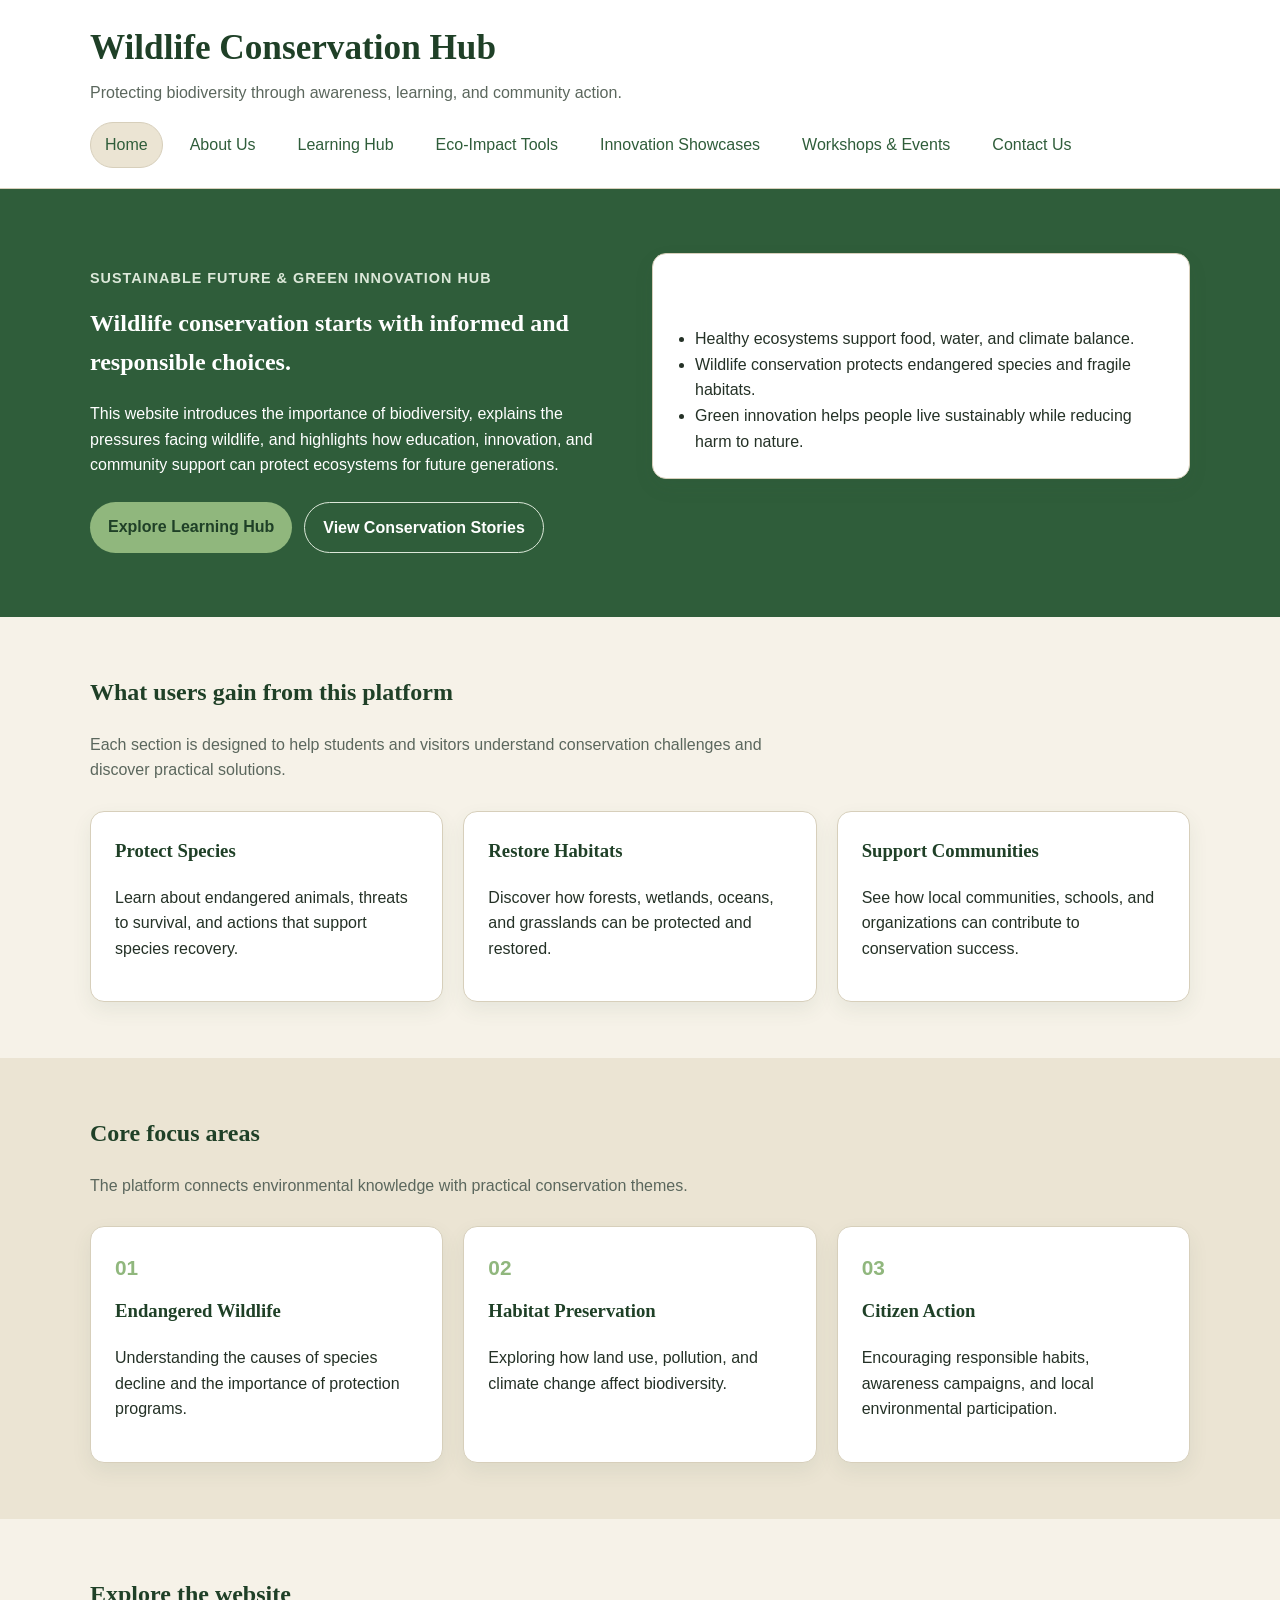
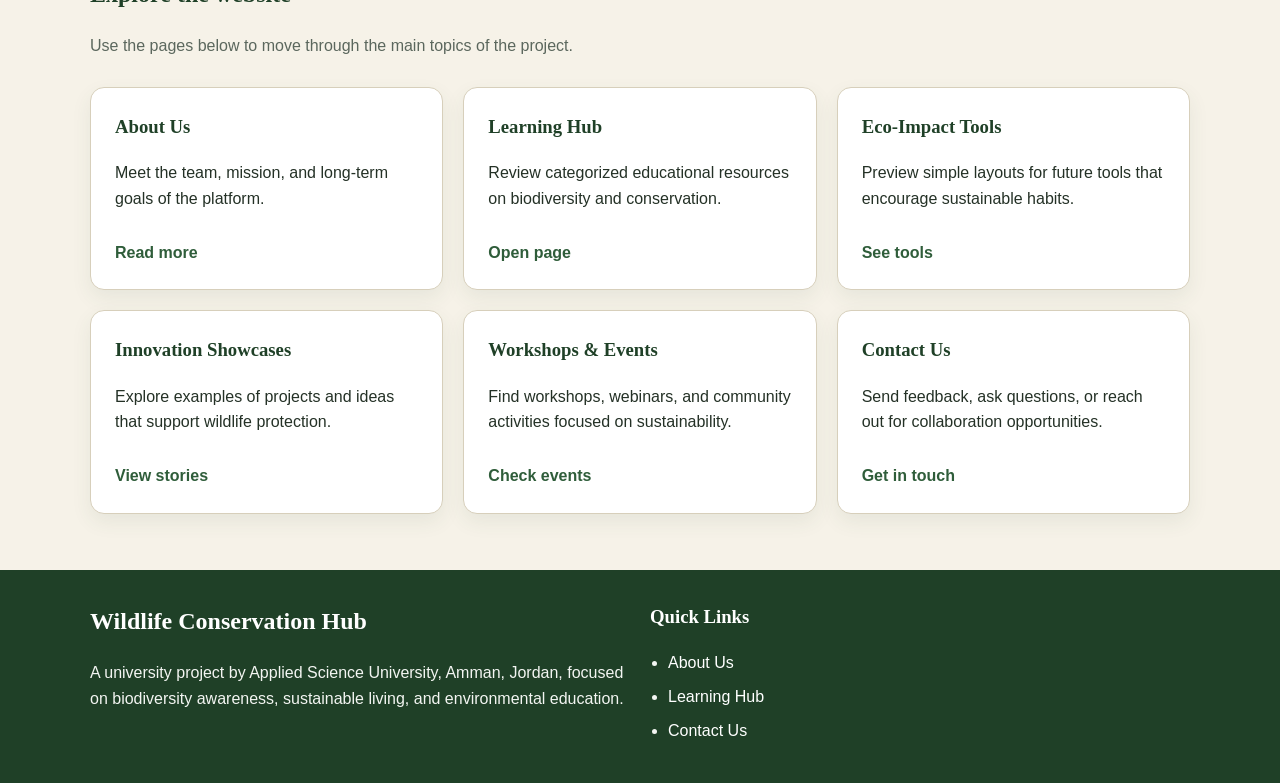
<file: index.html>
<!DOCTYPE html>
<html lang="en">
<head>
    <meta charset="UTF-8">
    <meta name="viewport" content="width=device-width, initial-scale=1.0">
    <title>Wildlife Conservation Hub | Home</title>
    <link rel="stylesheet" href="styles.css">
</head>
<body>
    <header class="site-header">
        <div class="container">
            <div class="brand">
                <h1>Wildlife Conservation Hub</h1>
                <p>Protecting biodiversity through awareness, learning, and community action.</p>
            </div>
            <nav class="site-nav" aria-label="Main navigation">
                <a class="active" href="index.html">Home</a>
                <a href="about.html">About Us</a>
                <a href="learning-hub.html">Learning Hub</a>
                <a href="eco-impact-tools.html">Eco-Impact Tools</a>
                <a href="innovation-showcases.html">Innovation Showcases</a>
                <a href="workshops-events.html">Workshops &amp; Events</a>
                <a href="contact.html">Contact Us</a>
            </nav>
        </div>
    </header>

    <main>
        <section class="hero">
            <div class="container hero-grid">
                <div>
                    <p class="eyebrow">Sustainable Future &amp; Green Innovation Hub</p>
                    <h2>Wildlife conservation starts with informed and responsible choices.</h2>
                    <p>
                        This website introduces the importance of biodiversity, explains the pressures facing wildlife,
                        and highlights how education, innovation, and community support can protect ecosystems for future generations.
                    </p>
                    <div class="button-row">
                        <a class="button" href="learning-hub.html">Explore Learning Hub</a>
                        <a class="button button-secondary" href="innovation-showcases.html">View Conservation Stories</a>
                    </div>
                </div>
                <div class="hero-card">
                    <h3>Why biodiversity matters</h3>
                    <ul class="feature-list">
                        <li>Healthy ecosystems support food, water, and climate balance.</li>
                        <li>Wildlife conservation protects endangered species and fragile habitats.</li>
                        <li>Green innovation helps people live sustainably while reducing harm to nature.</li>
                    </ul>
                </div>
            </div>
        </section>

        <section class="section">
            <div class="container">
                <div class="section-heading">
                    <h2>What users gain from this platform</h2>
                    <p>Each section is designed to help students and visitors understand conservation challenges and discover practical solutions.</p>
                </div>
                <div class="card-grid three-columns">
                    <article class="card">
                        <h3>Protect Species</h3>
                        <p>Learn about endangered animals, threats to survival, and actions that support species recovery.</p>
                    </article>
                    <article class="card">
                        <h3>Restore Habitats</h3>
                        <p>Discover how forests, wetlands, oceans, and grasslands can be protected and restored.</p>
                    </article>
                    <article class="card">
                        <h3>Support Communities</h3>
                        <p>See how local communities, schools, and organizations can contribute to conservation success.</p>
                    </article>
                </div>
            </div>
        </section>

        <section class="section section-muted">
            <div class="container">
                <div class="section-heading">
                    <h2>Core focus areas</h2>
                    <p>The platform connects environmental knowledge with practical conservation themes.</p>
                </div>
                <div class="stats-grid">
                    <div class="stat-box">
                        <span class="stat-number">01</span>
                        <h3>Endangered Wildlife</h3>
                        <p>Understanding the causes of species decline and the importance of protection programs.</p>
                    </div>
                    <div class="stat-box">
                        <span class="stat-number">02</span>
                        <h3>Habitat Preservation</h3>
                        <p>Exploring how land use, pollution, and climate change affect biodiversity.</p>
                    </div>
                    <div class="stat-box">
                        <span class="stat-number">03</span>
                        <h3>Citizen Action</h3>
                        <p>Encouraging responsible habits, awareness campaigns, and local environmental participation.</p>
                    </div>
                </div>
            </div>
        </section>

        <section class="section">
            <div class="container">
                <div class="section-heading">
                    <h2>Explore the website</h2>
                    <p>Use the pages below to move through the main topics of the project.</p>
                </div>
                <div class="card-grid three-columns">
                    <article class="card">
                        <h3>About Us</h3>
                        <p>Meet the team, mission, and long-term goals of the platform.</p>
                        <a class="text-link" href="about.html">Read more</a>
                    </article>
                    <article class="card">
                        <h3>Learning Hub</h3>
                        <p>Review categorized educational resources on biodiversity and conservation.</p>
                        <a class="text-link" href="learning-hub.html">Open page</a>
                    </article>
                    <article class="card">
                        <h3>Eco-Impact Tools</h3>
                        <p>Preview simple layouts for future tools that encourage sustainable habits.</p>
                        <a class="text-link" href="eco-impact-tools.html">See tools</a>
                    </article>
                    <article class="card">
                        <h3>Innovation Showcases</h3>
                        <p>Explore examples of projects and ideas that support wildlife protection.</p>
                        <a class="text-link" href="innovation-showcases.html">View stories</a>
                    </article>
                    <article class="card">
                        <h3>Workshops &amp; Events</h3>
                        <p>Find workshops, webinars, and community activities focused on sustainability.</p>
                        <a class="text-link" href="workshops-events.html">Check events</a>
                    </article>
                    <article class="card">
                        <h3>Contact Us</h3>
                        <p>Send feedback, ask questions, or reach out for collaboration opportunities.</p>
                        <a class="text-link" href="contact.html">Get in touch</a>
                    </article>
                </div>
            </div>
        </section>
    </main>

    <footer class="site-footer">
        <div class="container footer-layout">
            <div>
                <h2>Wildlife Conservation Hub</h2>
                <p>A university project by Applied Science University, Amman, Jordan, focused on biodiversity awareness, sustainable living, and environmental education.</p>
            </div>
            <div>
                <h3>Quick Links</h3>
                <ul class="footer-links">
                    <li><a href="about.html">About Us</a></li>
                    <li><a href="learning-hub.html">Learning Hub</a></li>
                    <li><a href="contact.html">Contact Us</a></li>
                </ul>
            </div>
        </div>
    </footer>
</body>
</html>
</file>
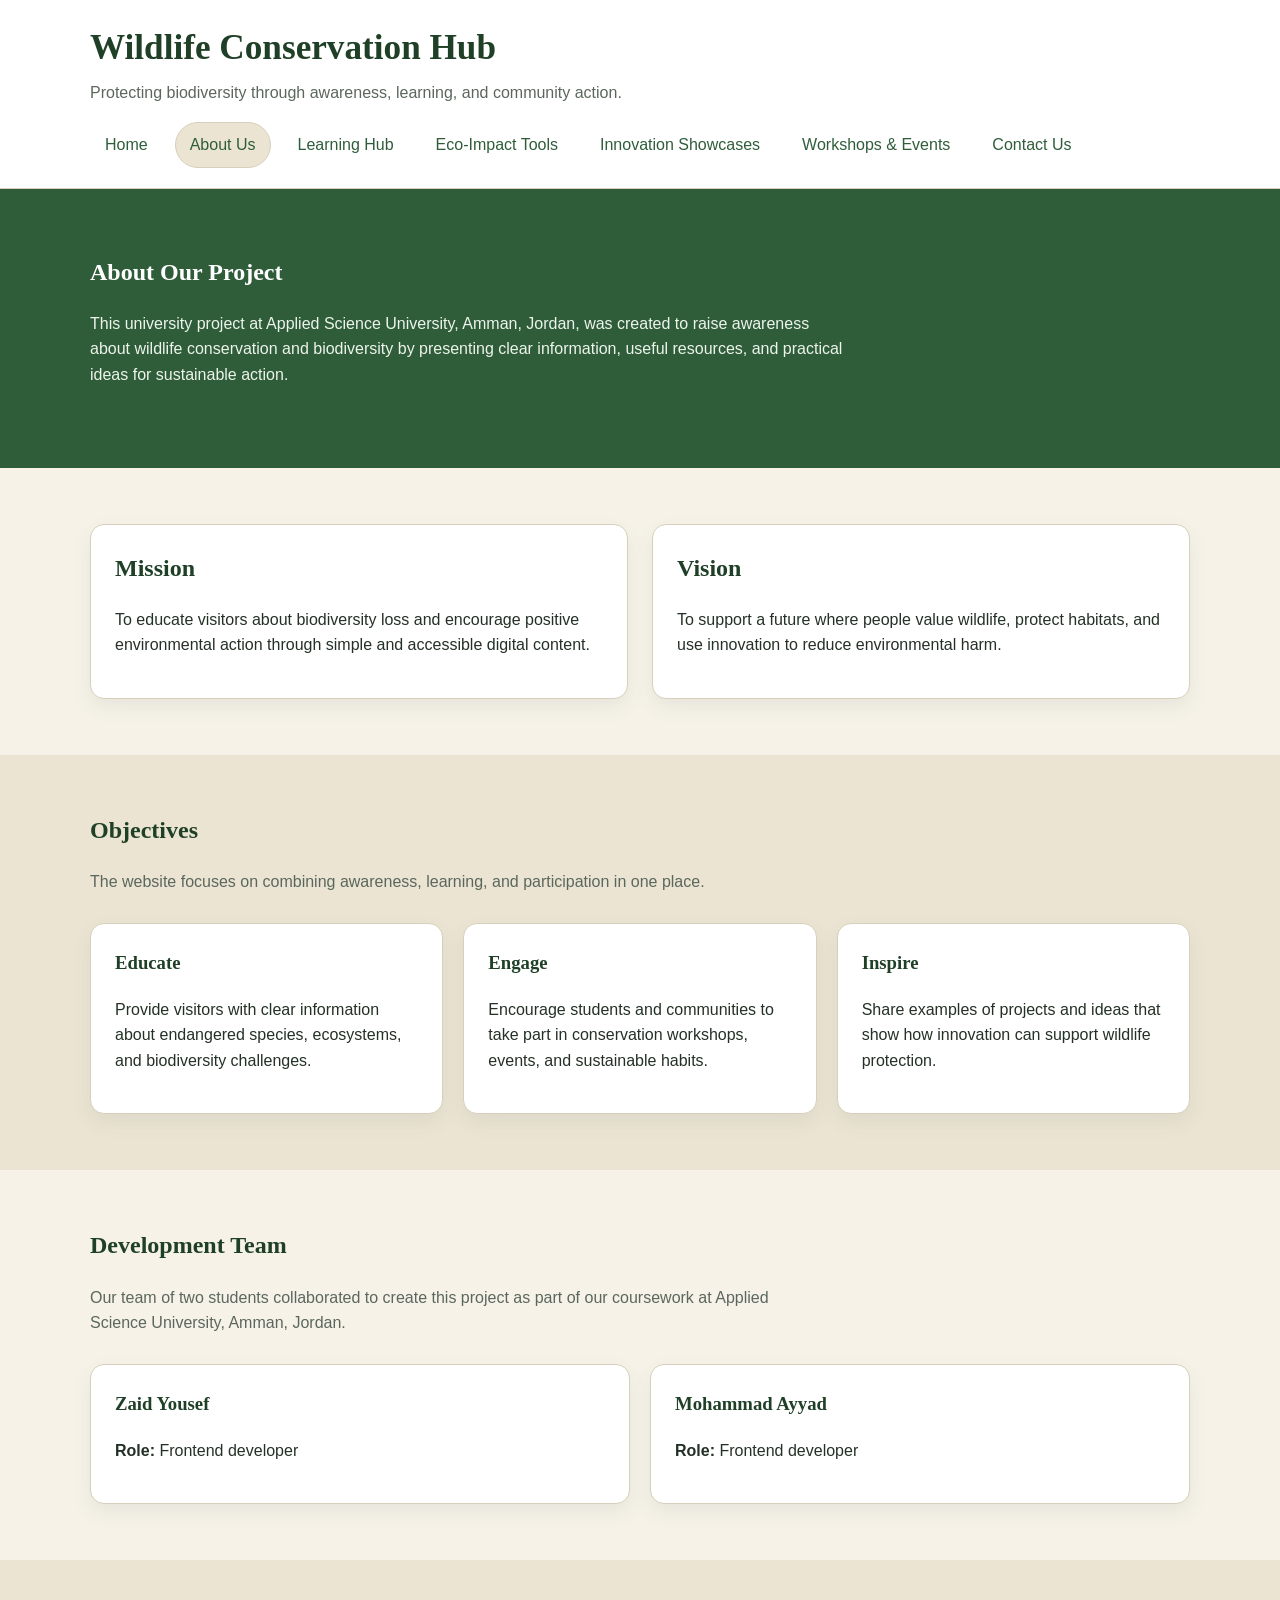
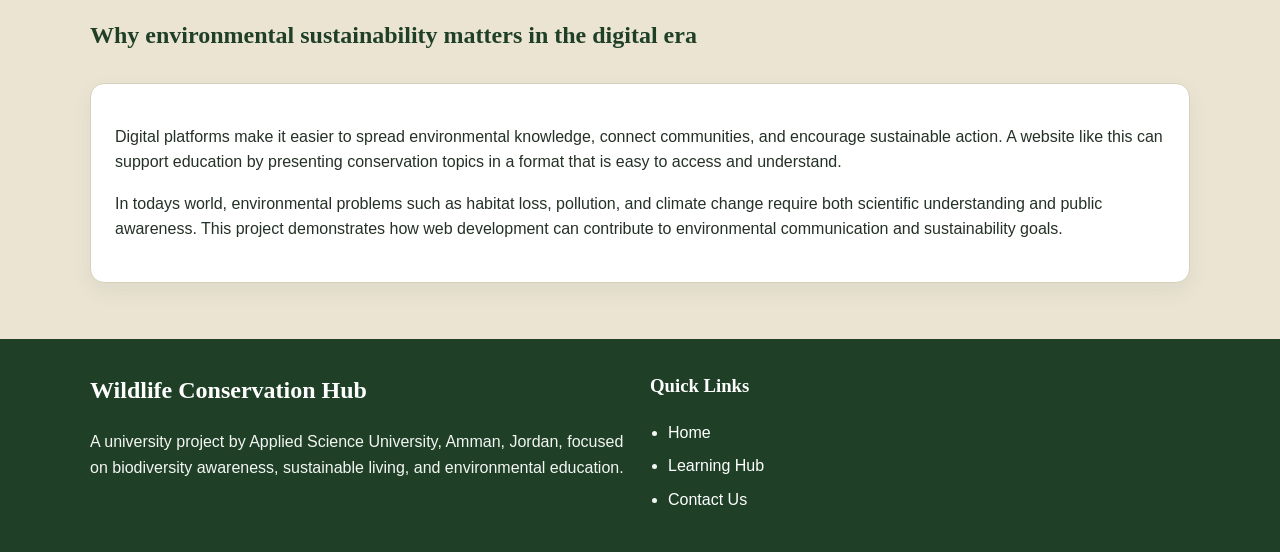
<file: about.html>
<!DOCTYPE html>
<html lang="en">
<head>
    <meta charset="UTF-8">
    <meta name="viewport" content="width=device-width, initial-scale=1.0">
    <title>Wildlife Conservation Hub | About Us</title>
    <link rel="stylesheet" href="styles.css">
</head>
<body>
    <header class="site-header">
        <div class="container">
            <div class="brand">
                <h1>Wildlife Conservation Hub</h1>
                <p>Protecting biodiversity through awareness, learning, and community action.</p>
            </div>
            <nav class="site-nav" aria-label="Main navigation">
                <a href="index.html">Home</a>
                <a class="active" href="about.html">About Us</a>
                <a href="learning-hub.html">Learning Hub</a>
                <a href="eco-impact-tools.html">Eco-Impact Tools</a>
                <a href="innovation-showcases.html">Innovation Showcases</a>
                <a href="workshops-events.html">Workshops &amp; Events</a>
                <a href="contact.html">Contact Us</a>
            </nav>
        </div>
    </header>

    <main>
        <section class="page-banner">
            <div class="container">
                <h2>About Our Project</h2>
                <p>
                    This university project at Applied Science University, Amman, Jordan, was created to raise awareness about wildlife conservation and biodiversity by
                    presenting clear information, useful resources, and practical ideas for sustainable action.
                </p>
            </div>
        </section>

        <section class="section">
            <div class="container split-layout">
                <article class="card">
                    <h2>Mission</h2>
                    <p>To educate visitors about biodiversity loss and encourage positive environmental action through simple and accessible digital content.</p>
                </article>
                <article class="card">
                    <h2>Vision</h2>
                    <p>To support a future where people value wildlife, protect habitats, and use innovation to reduce environmental harm.</p>
                </article>
            </div>
        </section>

        <section class="section section-muted">
            <div class="container">
                <div class="section-heading">
                    <h2>Objectives</h2>
                    <p>The website focuses on combining awareness, learning, and participation in one place.</p>
                </div>
                <div class="card-grid three-columns">
                    <article class="card">
                        <h3>Educate</h3>
                        <p>Provide visitors with clear information about endangered species, ecosystems, and biodiversity challenges.</p>
                    </article>
                    <article class="card">
                        <h3>Engage</h3>
                        <p>Encourage students and communities to take part in conservation workshops, events, and sustainable habits.</p>
                    </article>
                    <article class="card">
                        <h3>Inspire</h3>
                        <p>Share examples of projects and ideas that show how innovation can support wildlife protection.</p>
                    </article>
                </div>
            </div>
        </section>

        <section class="section">
            <div class="container">
                <div class="section-heading">
                    <h2>Development Team</h2>
                    <p>Our team of two students collaborated to create this project as part of our coursework at Applied Science University, Amman, Jordan.</p>
                </div>
                <div class="team-grid two-columns">
                    <article class="card">
                        <h3>Zaid Yousef</h3>
                        <p><strong>Role:</strong> Frontend developer</p>
                    </article>
                    <article class="card">
                        <h3>Mohammad Ayyad</h3>
                        <p><strong>Role:</strong> Frontend developer</p>
                    </article>
                </div>
            </div>
        </section>

        <section class="section section-muted">
            <div class="container">
                <div class="section-heading">
                    <h2>Why environmental sustainability matters in the digital era</h2>
                </div>
                <article class="card">
                    <p>
                        Digital platforms make it easier to spread environmental knowledge, connect communities, and encourage sustainable action.
                        A website like this can support education by presenting conservation topics in a format that is easy to access and understand.
                    </p>
                    <p>
                        In todays world, environmental problems such as habitat loss, pollution, and climate change require both scientific understanding
                        and public awareness. This project demonstrates how web development can contribute to environmental communication and sustainability goals.
                    </p>
                </article>
            </div>
        </section>
    </main>

    <footer class="site-footer">
        <div class="container footer-layout">
            <div>
                <h2>Wildlife Conservation Hub</h2>
                <p>A university project by Applied Science University, Amman, Jordan, focused on biodiversity awareness, sustainable living, and environmental education.</p>
            </div>
            <div>
                <h3>Quick Links</h3>
                <ul class="footer-links">
                    <li><a href="index.html">Home</a></li>
                    <li><a href="learning-hub.html">Learning Hub</a></li>
                    <li><a href="contact.html">Contact Us</a></li>
                </ul>
            </div>
        </div>
    </footer>
</body>
</html>
</file>
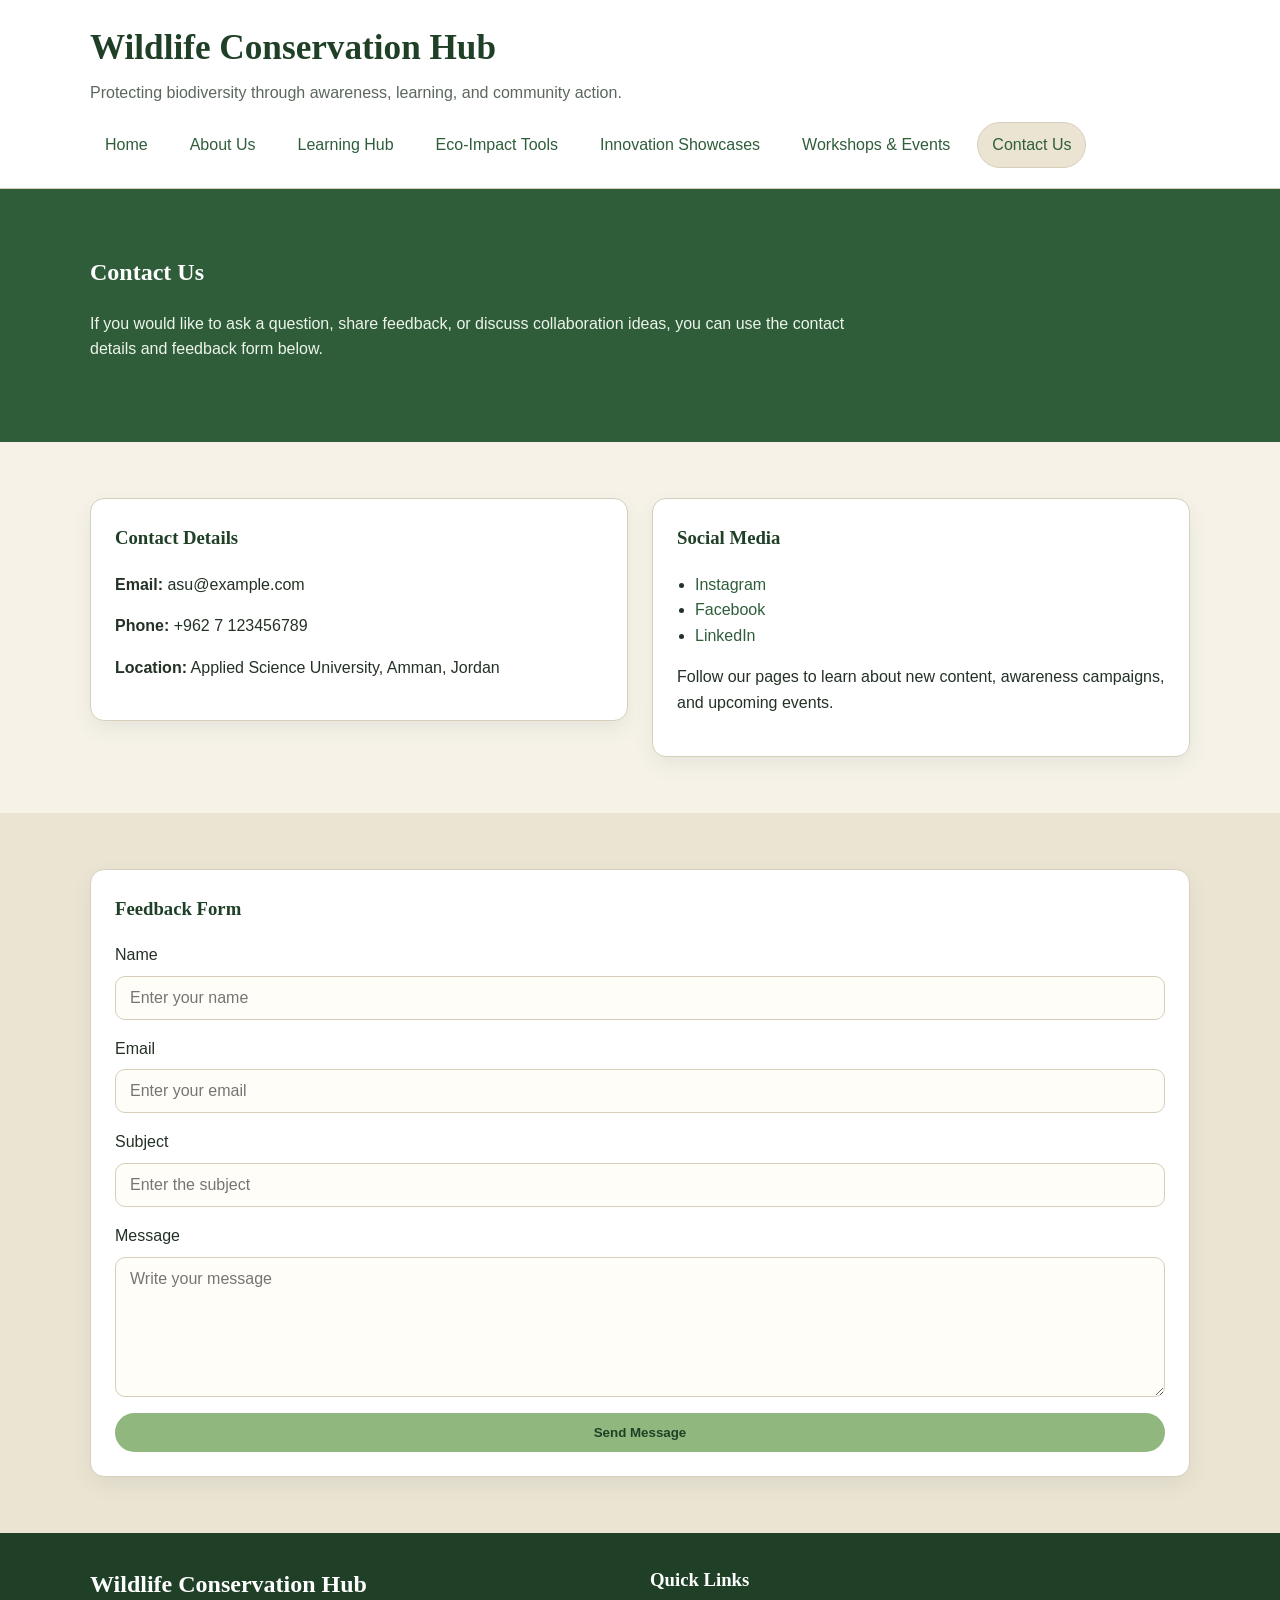
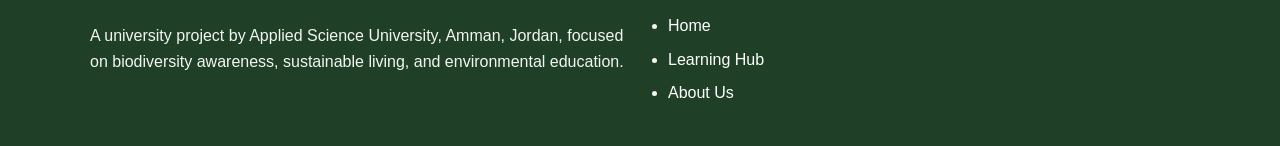
<file: contact.html>
<!DOCTYPE html>
<html lang="en">
<head>
    <meta charset="UTF-8">
    <meta name="viewport" content="width=device-width, initial-scale=1.0">
    <title>Wildlife Conservation Hub | Contact Us</title>
    <link rel="stylesheet" href="styles.css">
</head>
<body>
    <header class="site-header">
        <div class="container">
            <div class="brand">
                <h1>Wildlife Conservation Hub</h1>
                <p>Protecting biodiversity through awareness, learning, and community action.</p>
            </div>
            <nav class="site-nav" aria-label="Main navigation">
                <a href="index.html">Home</a>
                <a href="about.html">About Us</a>
                <a href="learning-hub.html">Learning Hub</a>
                <a href="eco-impact-tools.html">Eco-Impact Tools</a>
                <a href="innovation-showcases.html">Innovation Showcases</a>
                <a href="workshops-events.html">Workshops &amp; Events</a>
                <a class="active" href="contact.html">Contact Us</a>
            </nav>
        </div>
    </header>

    <main>
        <section class="page-banner">
            <div class="container">
                <h2>Contact Us</h2>
                <p>
                    If you would like to ask a question, share feedback, or discuss collaboration ideas, you can use the contact details
                    and feedback form below.
                </p>
            </div>
        </section>

        <section class="section">
            <div class="container contact-layout">
                <div class="contact-box">
                    <h3>Contact Details</h3>
                    <p><strong>Email:</strong> asu@example.com</p>
                    <p><strong>Phone:</strong> +962 7 123456789</p>
                    <p><strong>Location:</strong> Applied Science University, Amman, Jordan</p>
                </div>

                <div class="contact-box">
                    <h3>Social Media</h3>
                    <ul class="simple-list">
                        <li><a href="#">Instagram</a></li>
                        <li><a href="#">Facebook</a></li>
                        <li><a href="#">LinkedIn</a></li>
                    </ul>
                    <p>Follow our pages to learn about new content, awareness campaigns, and upcoming events.</p>
                </div>
            </div>
        </section>

        <section class="section section-muted">
            <div class="container">
                <div class="form-card">
                    <h3>Feedback Form</h3>
                    <form action="#" method="post">
                        <div class="form-row">
                            <label for="name">Name</label>
                            <input type="text" id="name" name="name" placeholder="Enter your name">
                        </div>
                        <div class="form-row">
                            <label for="email">Email</label>
                            <input type="email" id="email" name="email" placeholder="Enter your email">
                        </div>
                        <div class="form-row">
                            <label for="subject">Subject</label>
                            <input type="text" id="subject" name="subject" placeholder="Enter the subject">
                        </div>
                        <div class="form-row">
                            <label for="message">Message</label>
                            <textarea id="message" name="message" placeholder="Write your message"></textarea>
                        </div>
                        <button class="button" type="submit">Send Message</button>
                    </form>
                </div>
            </div>
        </section>
    </main>

    <footer class="site-footer">
        <div class="container footer-layout">
            <div>
                <h2>Wildlife Conservation Hub</h2>
                <p>A university project by Applied Science University, Amman, Jordan, focused on biodiversity awareness, sustainable living, and environmental education.</p>
            </div>
            <div>
                <h3>Quick Links</h3>
                <ul class="footer-links">
                    <li><a href="index.html">Home</a></li>
                    <li><a href="learning-hub.html">Learning Hub</a></li>
                    <li><a href="about.html">About Us</a></li>
                </ul>
            </div>
        </div>
    </footer>
</body>
</html>
</file>
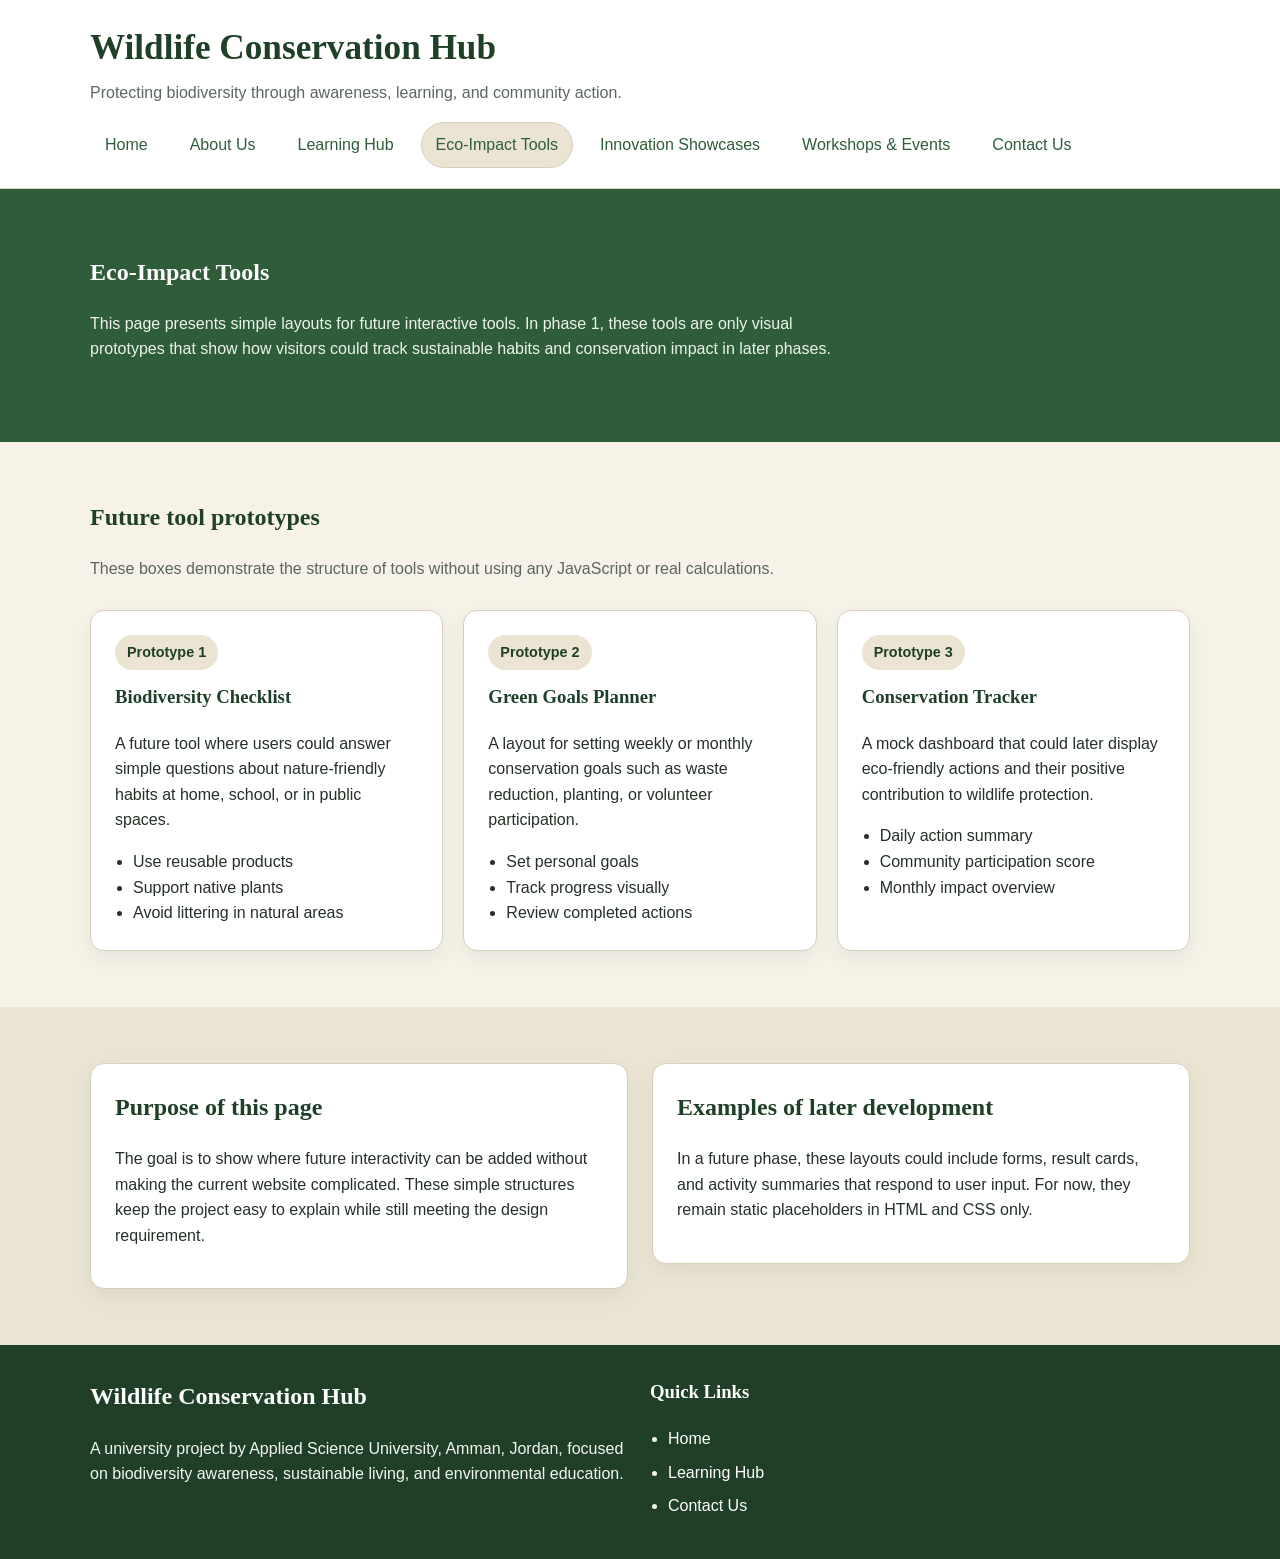
<file: eco-impact-tools.html>
<!DOCTYPE html>
<html lang="en">
<head>
    <meta charset="UTF-8">
    <meta name="viewport" content="width=device-width, initial-scale=1.0">
    <title>Wildlife Conservation Hub | Eco-Impact Tools</title>
    <link rel="stylesheet" href="styles.css">
</head>
<body>
    <header class="site-header">
        <div class="container">
            <div class="brand">
                <h1>Wildlife Conservation Hub</h1>
                <p>Protecting biodiversity through awareness, learning, and community action.</p>
            </div>
            <nav class="site-nav" aria-label="Main navigation">
                <a href="index.html">Home</a>
                <a href="about.html">About Us</a>
                <a href="learning-hub.html">Learning Hub</a>
                <a class="active" href="eco-impact-tools.html">Eco-Impact Tools</a>
                <a href="innovation-showcases.html">Innovation Showcases</a>
                <a href="workshops-events.html">Workshops &amp; Events</a>
                <a href="contact.html">Contact Us</a>
            </nav>
        </div>
    </header>

    <main>
        <section class="page-banner">
            <div class="container">
                <h2>Eco-Impact Tools</h2>
                <p>
                    This page presents simple layouts for future interactive tools. In phase 1, these tools are only visual prototypes
                    that show how visitors could track sustainable habits and conservation impact in later phases.
                </p>
            </div>
        </section>

        <section class="section">
            <div class="container">
                <div class="section-heading">
                    <h2>Future tool prototypes</h2>
                    <p>These boxes demonstrate the structure of tools without using any JavaScript or real calculations.</p>
                </div>
                <div class="tools-grid">
                    <article class="tool-box">
                        <span class="tag">Prototype 1</span>
                        <h3>Biodiversity Checklist</h3>
                        <p>A future tool where users could answer simple questions about nature-friendly habits at home, school, or in public spaces.</p>
                        <ul class="simple-list">
                            <li>Use reusable products</li>
                            <li>Support native plants</li>
                            <li>Avoid littering in natural areas</li>
                        </ul>
                    </article>
                    <article class="tool-box">
                        <span class="tag">Prototype 2</span>
                        <h3>Green Goals Planner</h3>
                        <p>A layout for setting weekly or monthly conservation goals such as waste reduction, planting, or volunteer participation.</p>
                        <ul class="simple-list">
                            <li>Set personal goals</li>
                            <li>Track progress visually</li>
                            <li>Review completed actions</li>
                        </ul>
                    </article>
                    <article class="tool-box">
                        <span class="tag">Prototype 3</span>
                        <h3>Conservation Tracker</h3>
                        <p>A mock dashboard that could later display eco-friendly actions and their positive contribution to wildlife protection.</p>
                        <ul class="simple-list">
                            <li>Daily action summary</li>
                            <li>Community participation score</li>
                            <li>Monthly impact overview</li>
                        </ul>
                    </article>
                </div>
            </div>
        </section>

        <section class="section section-muted">
            <div class="container split-layout">
                <article class="card">
                    <h2>Purpose of this page</h2>
                    <p>
                        The goal is to show where future interactivity can be added without making the current website complicated.
                        These simple structures keep the project easy to explain while still meeting the design requirement.
                    </p>
                </article>
                <article class="card">
                    <h2>Examples of later development</h2>
                    <p>
                        In a future phase, these layouts could include forms, result cards, and activity summaries that respond to user input.
                        For now, they remain static placeholders in HTML and CSS only.
                    </p>
                </article>
            </div>
        </section>
    </main>

    <footer class="site-footer">
        <div class="container footer-layout">
            <div>
                <h2>Wildlife Conservation Hub</h2>
                <p>A university project by Applied Science University, Amman, Jordan, focused on biodiversity awareness, sustainable living, and environmental education.</p>
            </div>
            <div>
                <h3>Quick Links</h3>
                <ul class="footer-links">
                    <li><a href="index.html">Home</a></li>
                    <li><a href="learning-hub.html">Learning Hub</a></li>
                    <li><a href="contact.html">Contact Us</a></li>
                </ul>
            </div>
        </div>
    </footer>
</body>
</html>
</file>
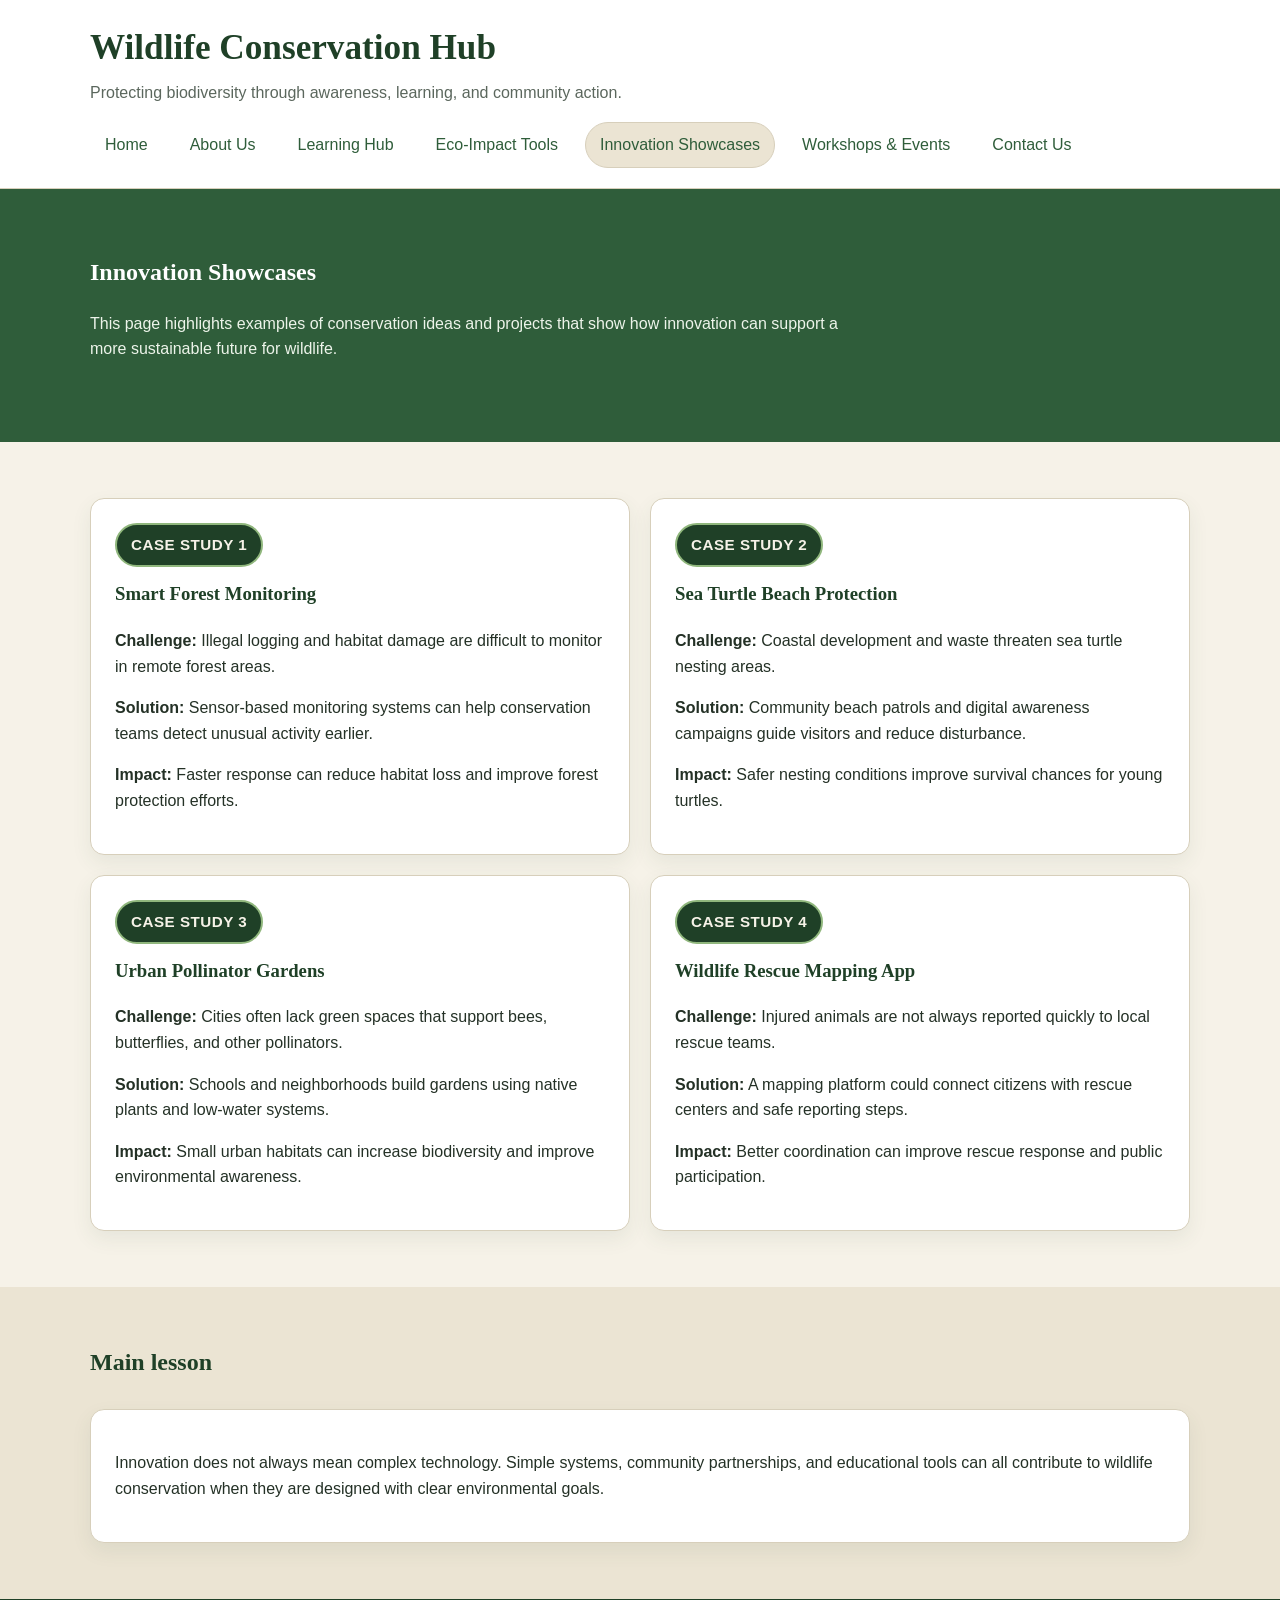
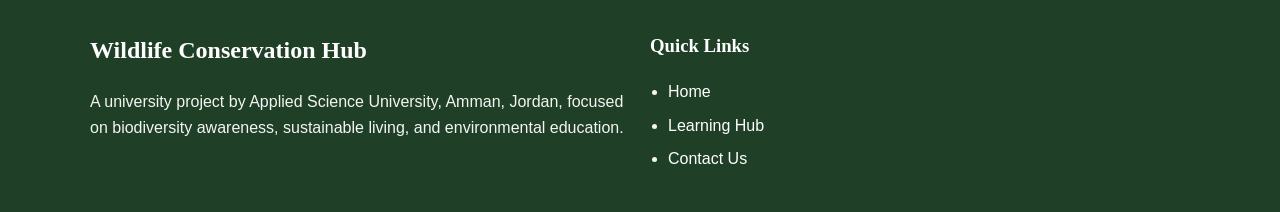
<file: innovation-showcases.html>
<!DOCTYPE html>
<html lang="en">
<head>
    <meta charset="UTF-8">
    <meta name="viewport" content="width=device-width, initial-scale=1.0">
    <title>Wildlife Conservation Hub | Innovation Showcases</title>
    <link rel="stylesheet" href="styles.css">
    <style>
        .case-label {
            display: inline-block;
            margin-bottom: 12px;
            padding: 8px 14px;
            background-color: #1f4027;
            border: 2px solid #90b77d;
            border-radius: 999px;
            color: #f6f2e8;
            font-size: 0.95rem;
            font-weight: bold;
            letter-spacing: 0.5px;
            text-transform: uppercase;
        }
    </style>
</head>
<body>
    <header class="site-header">
        <div class="container">
            <div class="brand">
                <h1>Wildlife Conservation Hub</h1>
                <p>Protecting biodiversity through awareness, learning, and community action.</p>
            </div>
            <nav class="site-nav" aria-label="Main navigation">
                <a href="index.html">Home</a>
                <a href="about.html">About Us</a>
                <a href="learning-hub.html">Learning Hub</a>
                <a href="eco-impact-tools.html">Eco-Impact Tools</a>
                <a class="active" href="innovation-showcases.html">Innovation Showcases</a>
                <a href="workshops-events.html">Workshops &amp; Events</a>
                <a href="contact.html">Contact Us</a>
            </nav>
        </div>
    </header>

    <main>
        <section class="page-banner">
            <div class="container">
                <h2>Innovation Showcases</h2>
                <p>
                    This page highlights examples of conservation ideas and projects that show how innovation can support a more sustainable future for wildlife.
                </p>
            </div>
        </section>

        <section class="section">
            <div class="container">
                <div class="card-grid two-columns">
                    <article class="card">
                        <span class="case-label">Case Study 1</span>
                        <h3>Smart Forest Monitoring</h3>
                        <p><strong>Challenge:</strong> Illegal logging and habitat damage are difficult to monitor in remote forest areas.</p>
                        <p><strong>Solution:</strong> Sensor-based monitoring systems can help conservation teams detect unusual activity earlier.</p>
                        <p><strong>Impact:</strong> Faster response can reduce habitat loss and improve forest protection efforts.</p>
                    </article>
                    <article class="card">
                        <span class="case-label">Case Study 2</span>
                        <h3>Sea Turtle Beach Protection</h3>
                        <p><strong>Challenge:</strong> Coastal development and waste threaten sea turtle nesting areas.</p>
                        <p><strong>Solution:</strong> Community beach patrols and digital awareness campaigns guide visitors and reduce disturbance.</p>
                        <p><strong>Impact:</strong> Safer nesting conditions improve survival chances for young turtles.</p>
                    </article>
                    <article class="card">
                        <span class="case-label">Case Study 3</span>
                        <h3>Urban Pollinator Gardens</h3>
                        <p><strong>Challenge:</strong> Cities often lack green spaces that support bees, butterflies, and other pollinators.</p>
                        <p><strong>Solution:</strong> Schools and neighborhoods build gardens using native plants and low-water systems.</p>
                        <p><strong>Impact:</strong> Small urban habitats can increase biodiversity and improve environmental awareness.</p>
                    </article>
                    <article class="card">
                        <span class="case-label">Case Study 4</span>
                        <h3>Wildlife Rescue Mapping App</h3>
                        <p><strong>Challenge:</strong> Injured animals are not always reported quickly to local rescue teams.</p>
                        <p><strong>Solution:</strong> A mapping platform could connect citizens with rescue centers and safe reporting steps.</p>
                        <p><strong>Impact:</strong> Better coordination can improve rescue response and public participation.</p>
                    </article>
                </div>
            </div>
        </section>

        <section class="section section-muted">
            <div class="container">
                <div class="section-heading">
                    <h2>Main lesson</h2>
                </div>
                <article class="card">
                    <p>
                        Innovation does not always mean complex technology. Simple systems, community partnerships, and educational tools can all contribute
                        to wildlife conservation when they are designed with clear environmental goals.
                    </p>
                </article>
            </div>
        </section>
    </main>

    <footer class="site-footer">
        <div class="container footer-layout">
            <div>
                <h2>Wildlife Conservation Hub</h2>
                <p>A university project by Applied Science University, Amman, Jordan, focused on biodiversity awareness, sustainable living, and environmental education.</p>
            </div>
            <div>
                <h3>Quick Links</h3>
                <ul class="footer-links">
                    <li><a href="index.html">Home</a></li>
                    <li><a href="learning-hub.html">Learning Hub</a></li>
                    <li><a href="contact.html">Contact Us</a></li>
                </ul>
            </div>
        </div>
    </footer>
</body>
</html>
</file>
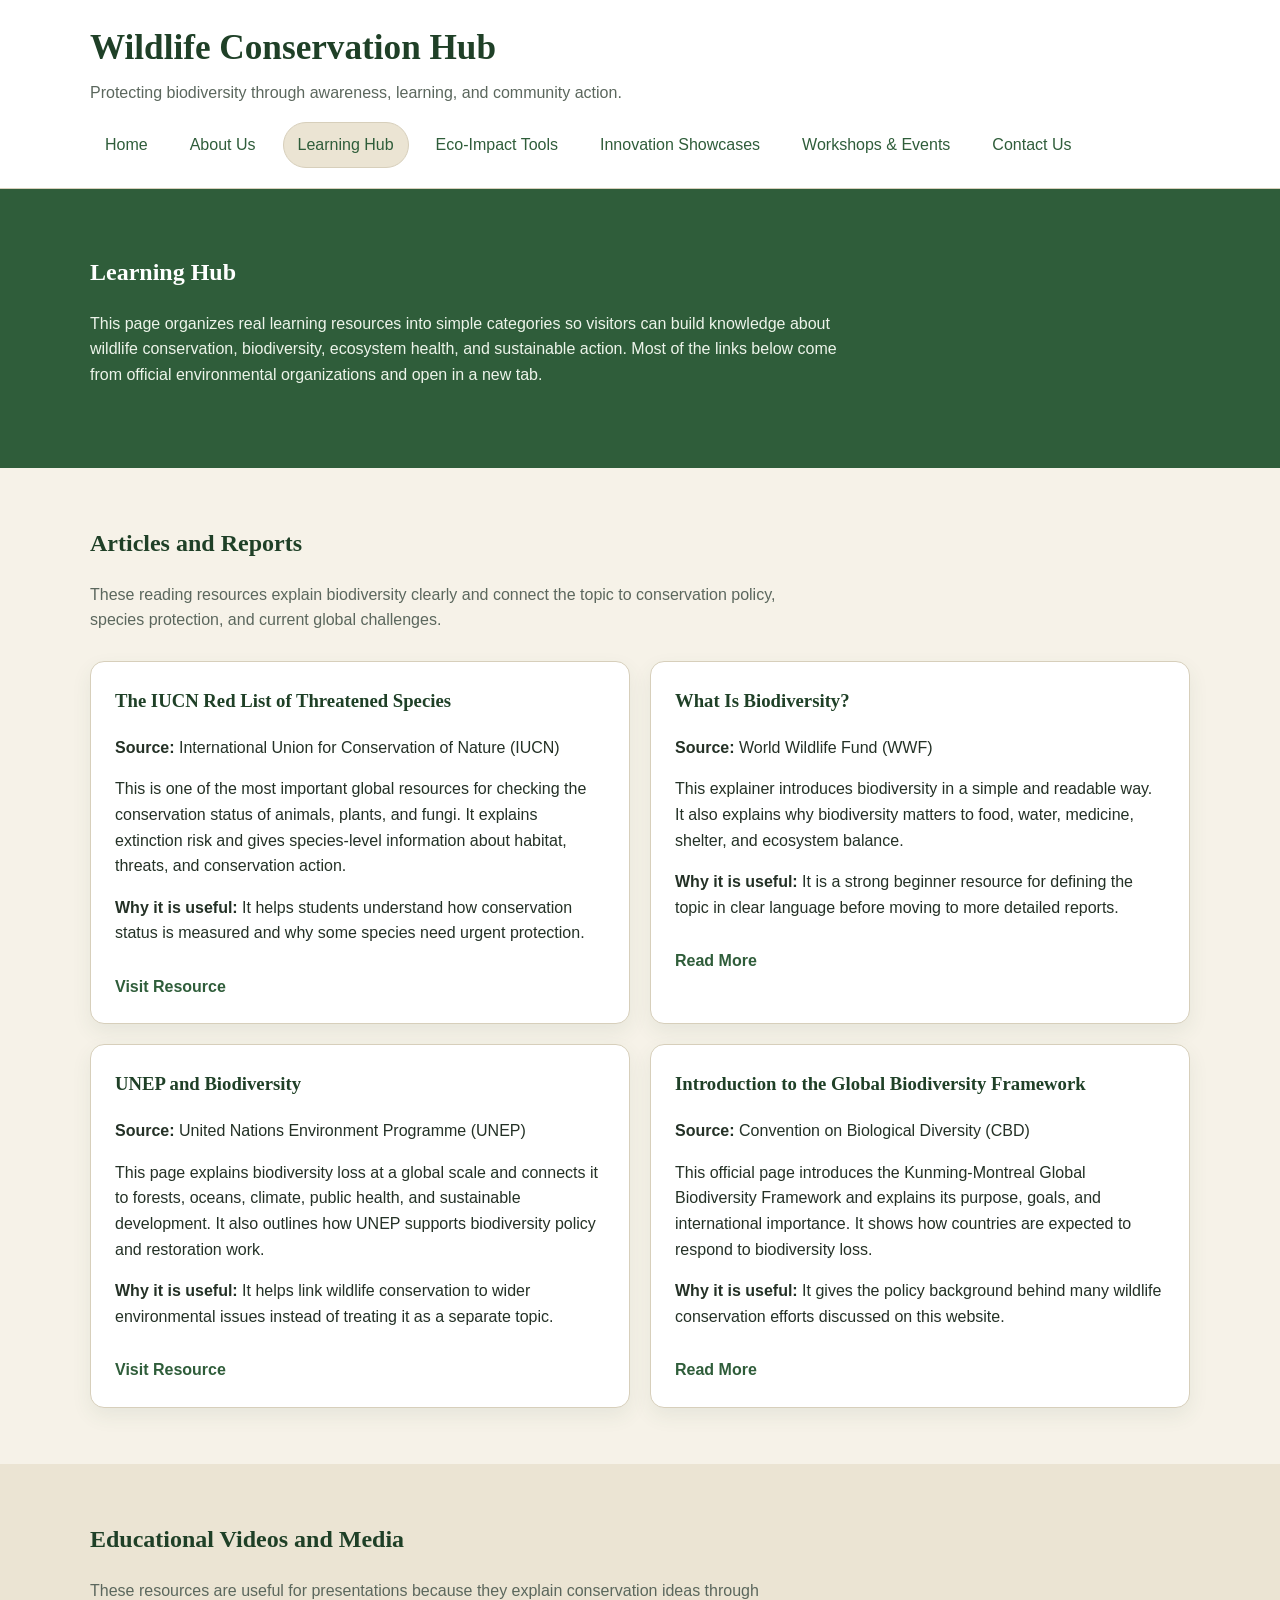
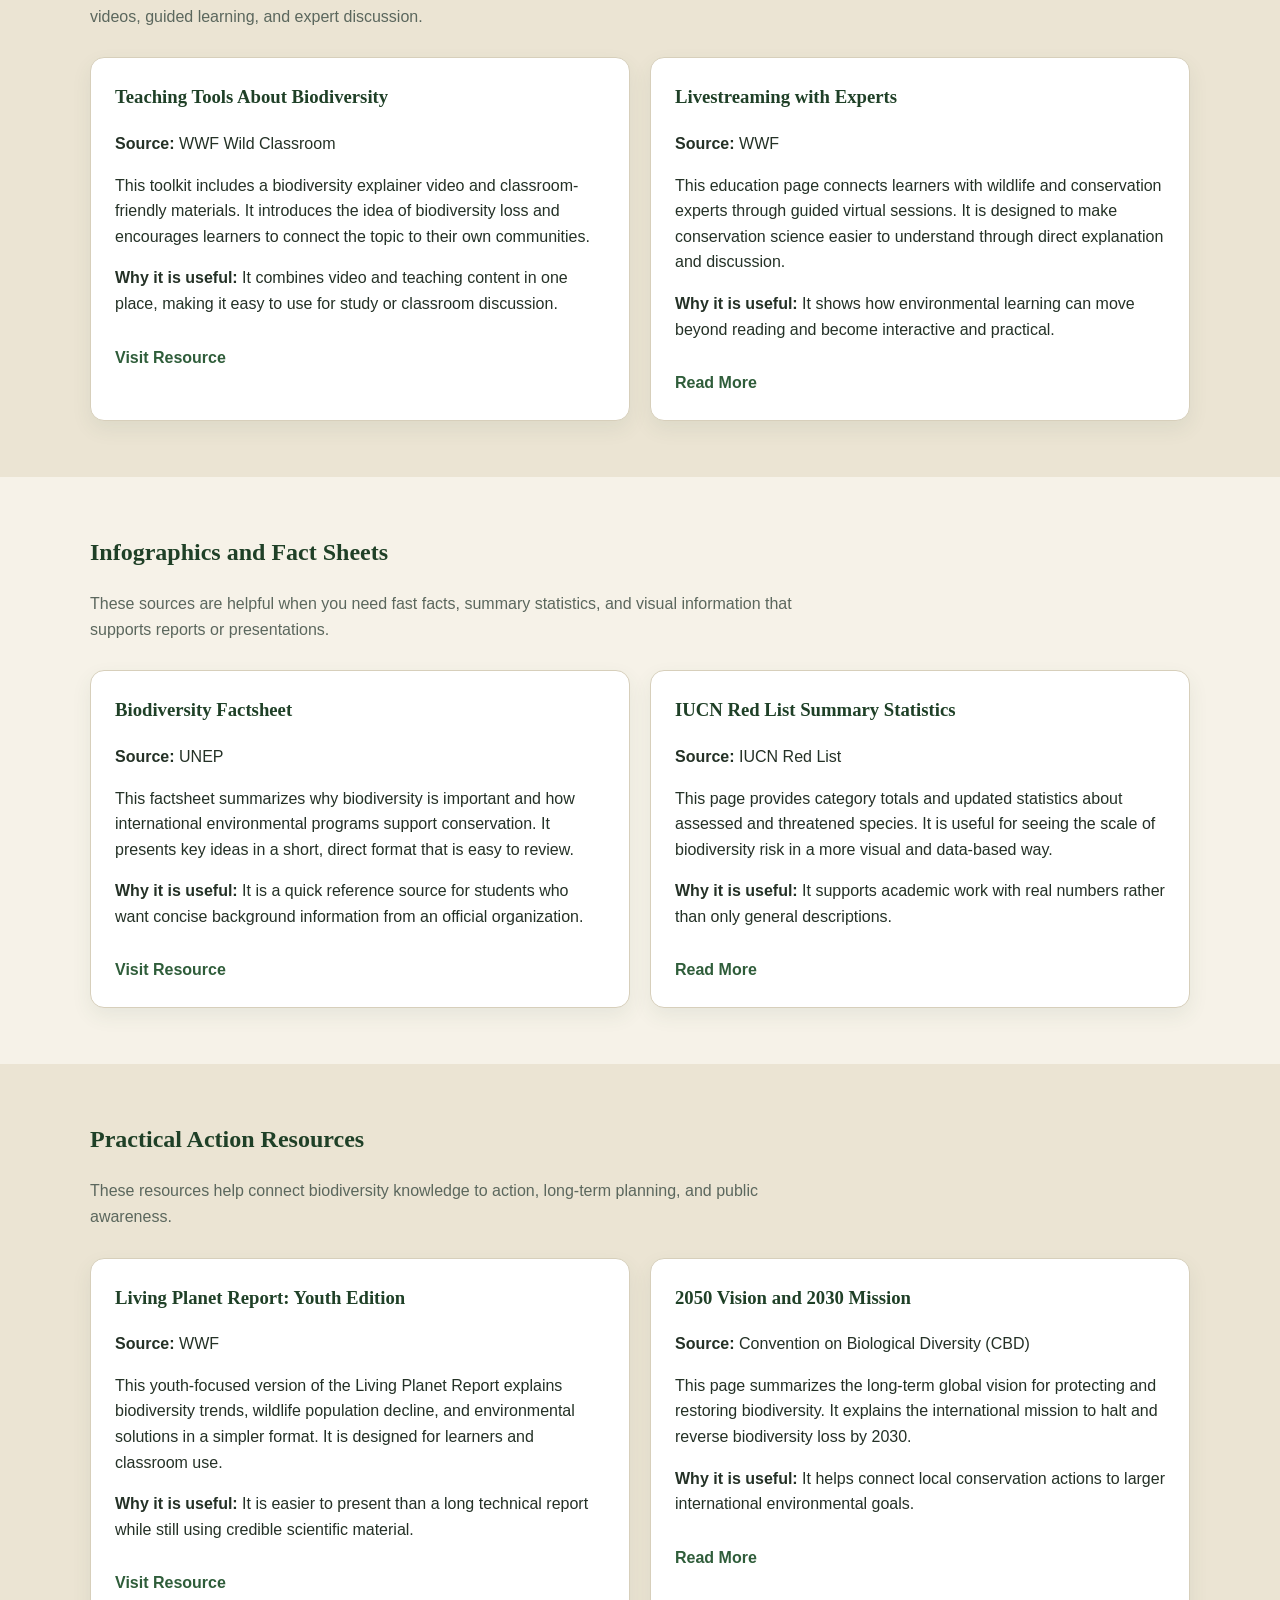
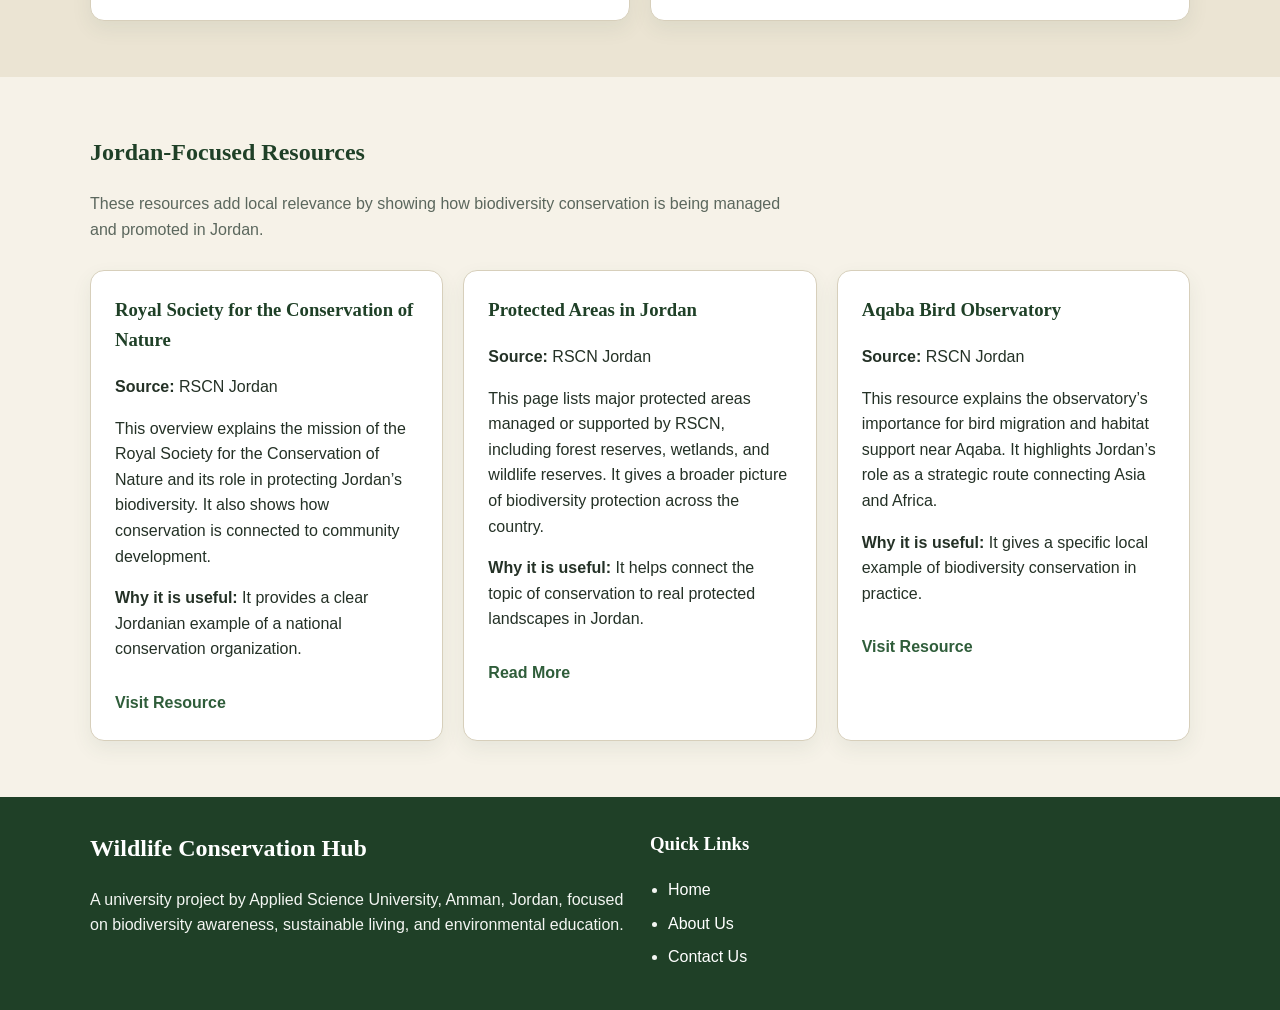
<file: learning-hub.html>
<!DOCTYPE html>
<html lang="en">
<head>
    <meta charset="UTF-8">
    <meta name="viewport" content="width=device-width, initial-scale=1.0">
    <title>Wildlife Conservation Hub | Learning Hub</title>
    <link rel="stylesheet" href="styles.css">
</head>
<body>
    <header class="site-header">
        <div class="container">
            <div class="brand">
                <h1>Wildlife Conservation Hub</h1>
                <p>Protecting biodiversity through awareness, learning, and community action.</p>
            </div>
            <nav class="site-nav" aria-label="Main navigation">
                <a href="index.html">Home</a>
                <a href="about.html">About Us</a>
                <a class="active" href="learning-hub.html">Learning Hub</a>
                <a href="eco-impact-tools.html">Eco-Impact Tools</a>
                <a href="innovation-showcases.html">Innovation Showcases</a>
                <a href="workshops-events.html">Workshops &amp; Events</a>
                <a href="contact.html">Contact Us</a>
            </nav>
        </div>
    </header>

    <main>
        <section class="page-banner">
            <div class="container">
                <h2>Learning Hub</h2>
                <p>
                    This page organizes real learning resources into simple categories so visitors can build knowledge about wildlife conservation,
                    biodiversity, ecosystem health, and sustainable action. Most of the links below come from official environmental organizations and open in a new tab.
                </p>
            </div>
        </section>

        <section class="section">
            <div class="container">
                <div class="section-heading">
                    <h2>Articles and Reports</h2>
                    <p>These reading resources explain biodiversity clearly and connect the topic to conservation policy, species protection, and current global challenges.</p>
                </div>
                <div class="card-grid two-columns">
                    <article class="card">
                        <h3>The IUCN Red List of Threatened Species</h3>
                        <p><strong>Source:</strong> International Union for Conservation of Nature (IUCN)</p>
                        <p>This is one of the most important global resources for checking the conservation status of animals, plants, and fungi. It explains extinction risk and gives species-level information about habitat, threats, and conservation action.</p>
                        <p><strong>Why it is useful:</strong> It helps students understand how conservation status is measured and why some species need urgent protection.</p>
                        <a class="text-link" href="https://nrl.iucnredlist.org/" target="_blank" rel="noopener noreferrer">Visit Resource</a>
                    </article>
                    <article class="card">
                        <h3>What Is Biodiversity?</h3>
                        <p><strong>Source:</strong> World Wildlife Fund (WWF)</p>
                        <p>This explainer introduces biodiversity in a simple and readable way. It also explains why biodiversity matters to food, water, medicine, shelter, and ecosystem balance.</p>
                        <p><strong>Why it is useful:</strong> It is a strong beginner resource for defining the topic in clear language before moving to more detailed reports.</p>
                        <a class="text-link" href="https://www.worldwildlife.org/resources/explainers/what-is-biodiversity/" target="_blank" rel="noopener noreferrer">Read More</a>
                    </article>
                    <article class="card">
                        <h3>UNEP and Biodiversity</h3>
                        <p><strong>Source:</strong> United Nations Environment Programme (UNEP)</p>
                        <p>This page explains biodiversity loss at a global scale and connects it to forests, oceans, climate, public health, and sustainable development. It also outlines how UNEP supports biodiversity policy and restoration work.</p>
                        <p><strong>Why it is useful:</strong> It helps link wildlife conservation to wider environmental issues instead of treating it as a separate topic.</p>
                        <a class="text-link" href="https://www.unep.org/unep-and-biodiversity" target="_blank" rel="noopener noreferrer">Visit Resource</a>
                    </article>
                    <article class="card">
                        <h3>Introduction to the Global Biodiversity Framework</h3>
                        <p><strong>Source:</strong> Convention on Biological Diversity (CBD)</p>
                        <p>This official page introduces the Kunming-Montreal Global Biodiversity Framework and explains its purpose, goals, and international importance. It shows how countries are expected to respond to biodiversity loss.</p>
                        <p><strong>Why it is useful:</strong> It gives the policy background behind many wildlife conservation efforts discussed on this website.</p>
                        <a class="text-link" href="https://www.cbd.int/gbf/introduction" target="_blank" rel="noopener noreferrer">Read More</a>
                    </article>
                </div>
            </div>
        </section>

        <section class="section section-muted">
            <div class="container">
                <div class="section-heading">
                    <h2>Educational Videos and Media</h2>
                    <p>These resources are useful for presentations because they explain conservation ideas through videos, guided learning, and expert discussion.</p>
                </div>
                <div class="card-grid two-columns">
                    <article class="card">
                        <h3>Teaching Tools About Biodiversity</h3>
                        <p><strong>Source:</strong> WWF Wild Classroom</p>
                        <p>This toolkit includes a biodiversity explainer video and classroom-friendly materials. It introduces the idea of biodiversity loss and encourages learners to connect the topic to their own communities.</p>
                        <p><strong>Why it is useful:</strong> It combines video and teaching content in one place, making it easy to use for study or classroom discussion.</p>
                        <a class="text-link" href="https://www.worldwildlife.org/resources/teaching-resources/toolkits/biodiversity/" target="_blank" rel="noopener noreferrer">Visit Resource</a>
                    </article>
                    <article class="card">
                        <h3>Livestreaming with Experts</h3>
                        <p><strong>Source:</strong> WWF</p>
                        <p>This education page connects learners with wildlife and conservation experts through guided virtual sessions. It is designed to make conservation science easier to understand through direct explanation and discussion.</p>
                        <p><strong>Why it is useful:</strong> It shows how environmental learning can move beyond reading and become interactive and practical.</p>
                        <a class="text-link" href="https://www.worldwildlife.org/resources/teaching-resources/livestreaming-with-experts/" target="_blank" rel="noopener noreferrer">Read More</a>
                    </article>
                </div>
            </div>
        </section>

        <section class="section">
            <div class="container">
                <div class="section-heading">
                    <h2>Infographics and Fact Sheets</h2>
                    <p>These sources are helpful when you need fast facts, summary statistics, and visual information that supports reports or presentations.</p>
                </div>
                <div class="card-grid two-columns">
                    <article class="card">
                        <h3>Biodiversity Factsheet</h3>
                        <p><strong>Source:</strong> UNEP</p>
                        <p>This factsheet summarizes why biodiversity is important and how international environmental programs support conservation. It presents key ideas in a short, direct format that is easy to review.</p>
                        <p><strong>Why it is useful:</strong> It is a quick reference source for students who want concise background information from an official organization.</p>
                        <a class="text-link" href="https://www.unep.org/resources/factsheet/biodiversity-factsheet" target="_blank" rel="noopener noreferrer">Visit Resource</a>
                    </article>
                    <article class="card">
                        <h3>IUCN Red List Summary Statistics</h3>
                        <p><strong>Source:</strong> IUCN Red List</p>
                        <p>This page provides category totals and updated statistics about assessed and threatened species. It is useful for seeing the scale of biodiversity risk in a more visual and data-based way.</p>
                        <p><strong>Why it is useful:</strong> It supports academic work with real numbers rather than only general descriptions.</p>
                        <a class="text-link" href="https://nrl.iucnredlist.org/resources/summary-statistics" target="_blank" rel="noopener noreferrer">Read More</a>
                    </article>
                </div>
            </div>
        </section>

        <section class="section section-muted">
            <div class="container">
                <div class="section-heading">
                    <h2>Practical Action Resources</h2>
                    <p>These resources help connect biodiversity knowledge to action, long-term planning, and public awareness.</p>
                </div>
                <div class="card-grid two-columns">
                    <article class="card">
                        <h3>Living Planet Report: Youth Edition</h3>
                        <p><strong>Source:</strong> WWF</p>
                        <p>This youth-focused version of the Living Planet Report explains biodiversity trends, wildlife population decline, and environmental solutions in a simpler format. It is designed for learners and classroom use.</p>
                        <p><strong>Why it is useful:</strong> It is easier to present than a long technical report while still using credible scientific material.</p>
                        <a class="text-link" href="https://www.worldwildlife.org/resources/teaching-resources/toolkits/the-living-planet-report-youth-edition/" target="_blank" rel="noopener noreferrer">Visit Resource</a>
                    </article>
                    <article class="card">
                        <h3>2050 Vision and 2030 Mission</h3>
                        <p><strong>Source:</strong> Convention on Biological Diversity (CBD)</p>
                        <p>This page summarizes the long-term global vision for protecting and restoring biodiversity. It explains the international mission to halt and reverse biodiversity loss by 2030.</p>
                        <p><strong>Why it is useful:</strong> It helps connect local conservation actions to larger international environmental goals.</p>
                        <a class="text-link" href="https://www.cbd.int/gbf/vision" target="_blank" rel="noopener noreferrer">Read More</a>
                    </article>
                </div>
            </div>
        </section>

        <section class="section">
            <div class="container">
                <div class="section-heading">
                    <h2>Jordan-Focused Resources</h2>
                    <p>These resources add local relevance by showing how biodiversity conservation is being managed and promoted in Jordan.</p>
                </div>
                <div class="card-grid three-columns">
                    <article class="card">
                        <h3>Royal Society for the Conservation of Nature</h3>
                        <p><strong>Source:</strong> RSCN Jordan</p>
                        <p>This overview explains the mission of the Royal Society for the Conservation of Nature and its role in protecting Jordan’s biodiversity. It also shows how conservation is connected to community development.</p>
                        <p><strong>Why it is useful:</strong> It provides a clear Jordanian example of a national conservation organization.</p>
                        <a class="text-link" href="https://www.rscn.org.jo/overview?lang=en" target="_blank" rel="noopener noreferrer">Visit Resource</a>
                    </article>
                    <article class="card">
                        <h3>Protected Areas in Jordan</h3>
                        <p><strong>Source:</strong> RSCN Jordan</p>
                        <p>This page lists major protected areas managed or supported by RSCN, including forest reserves, wetlands, and wildlife reserves. It gives a broader picture of biodiversity protection across the country.</p>
                        <p><strong>Why it is useful:</strong> It helps connect the topic of conservation to real protected landscapes in Jordan.</p>
                        <a class="text-link" href="https://www.rscn.org.jo/protectedArea?lang=en" target="_blank" rel="noopener noreferrer">Read More</a>
                    </article>
                    <article class="card">
                        <h3>Aqaba Bird Observatory</h3>
                        <p><strong>Source:</strong> RSCN Jordan</p>
                        <p>This resource explains the observatory’s importance for bird migration and habitat support near Aqaba. It highlights Jordan’s role as a strategic route connecting Asia and Africa.</p>
                        <p><strong>Why it is useful:</strong> It gives a specific local example of biodiversity conservation in practice.</p>
                        <a class="text-link" href="https://www.rscn.org.jo/page/Aqaba%20Bird%20Observatory?lang=en" target="_blank" rel="noopener noreferrer">Visit Resource</a>
                    </article>
                </div>
            </div>
        </section>
    </main>

    <footer class="site-footer">
        <div class="container footer-layout">
            <div>
                <h2>Wildlife Conservation Hub</h2>
                <p>A university project by Applied Science University, Amman, Jordan, focused on biodiversity awareness, sustainable living, and environmental education.</p>
            </div>
            <div>
                <h3>Quick Links</h3>
                <ul class="footer-links">
                    <li><a href="index.html">Home</a></li>
                    <li><a href="about.html">About Us</a></li>
                    <li><a href="contact.html">Contact Us</a></li>
                </ul>
            </div>
        </div>
    </footer>
</body>
</html>
</file>
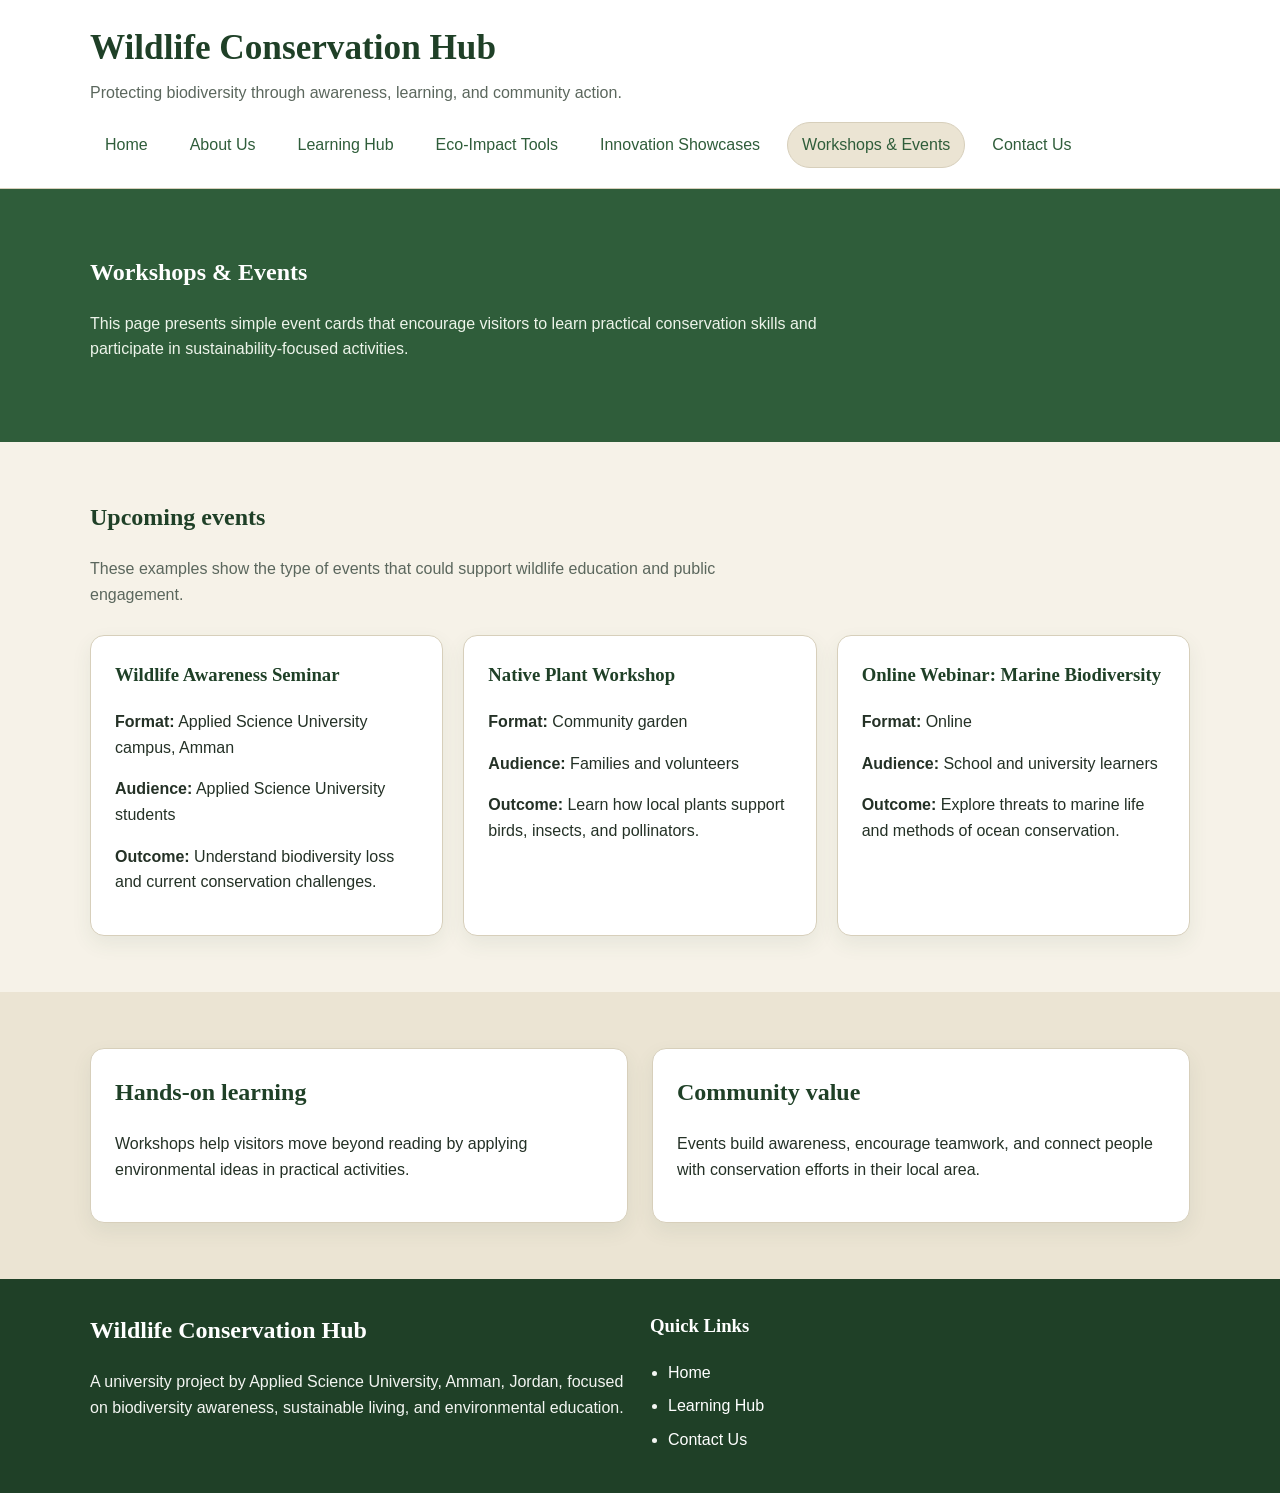
<file: workshops-events.html>
<!DOCTYPE html>
<html lang="en">
<head>
    <meta charset="UTF-8">
    <meta name="viewport" content="width=device-width, initial-scale=1.0">
    <title>Wildlife Conservation Hub | Workshops & Events</title>
    <link rel="stylesheet" href="styles.css">
</head>
<body>
    <header class="site-header">
        <div class="container">
            <div class="brand">
                <h1>Wildlife Conservation Hub</h1>
                <p>Protecting biodiversity through awareness, learning, and community action.</p>
            </div>
            <nav class="site-nav" aria-label="Main navigation">
                <a href="index.html">Home</a>
                <a href="about.html">About Us</a>
                <a href="learning-hub.html">Learning Hub</a>
                <a href="eco-impact-tools.html">Eco-Impact Tools</a>
                <a href="innovation-showcases.html">Innovation Showcases</a>
                <a class="active" href="workshops-events.html">Workshops &amp; Events</a>
                <a href="contact.html">Contact Us</a>
            </nav>
        </div>
    </header>

    <main>
        <section class="page-banner">
            <div class="container">
                <h2>Workshops &amp; Events</h2>
                <p>
                    This page presents simple event cards that encourage visitors to learn practical conservation skills
                    and participate in sustainability-focused activities.
                </p>
            </div>
        </section>

        <section class="section">
            <div class="container">
                <div class="section-heading">
                    <h2>Upcoming events</h2>
                    <p>These examples show the type of events that could support wildlife education and public engagement.</p>
                </div>
                <div class="event-grid">
                    <article class="card">
                        <h3>Wildlife Awareness Seminar</h3>
                        <p><strong>Format:</strong> Applied Science University campus, Amman</p>
                        <p><strong>Audience:</strong> Applied Science University students</p>
                        <p><strong>Outcome:</strong> Understand biodiversity loss and current conservation challenges.</p>
                    </article>
                    <article class="card">
                        <h3>Native Plant Workshop</h3>
                        <p><strong>Format:</strong> Community garden</p>
                        <p><strong>Audience:</strong> Families and volunteers</p>
                        <p><strong>Outcome:</strong> Learn how local plants support birds, insects, and pollinators.</p>
                    </article>
                    <article class="card">
                        <h3>Online Webinar: Marine Biodiversity</h3>
                        <p><strong>Format:</strong> Online</p>
                        <p><strong>Audience:</strong> School and university learners</p>
                        <p><strong>Outcome:</strong> Explore threats to marine life and methods of ocean conservation.</p>
                    </article>
                </div>
            </div>
        </section>

        <section class="section section-muted">
            <div class="container split-layout">
                <article class="card">
                    <h2>Hands-on learning</h2>
                    <p>Workshops help visitors move beyond reading by applying environmental ideas in practical activities.</p>
                </article>
                <article class="card">
                    <h2>Community value</h2>
                    <p>Events build awareness, encourage teamwork, and connect people with conservation efforts in their local area.</p>
                </article>
            </div>
        </section>
    </main>

    <footer class="site-footer">
        <div class="container footer-layout">
            <div>
                <h2>Wildlife Conservation Hub</h2>
                <p>A university project by Applied Science University, Amman, Jordan, focused on biodiversity awareness, sustainable living, and environmental education.</p>
            </div>
            <div>
                <h3>Quick Links</h3>
                <ul class="footer-links">
                    <li><a href="index.html">Home</a></li>
                    <li><a href="learning-hub.html">Learning Hub</a></li>
                    <li><a href="contact.html">Contact Us</a></li>
                </ul>
            </div>
        </div>
    </footer>
</body>
</html>
</file>
<file: styles.css>
* {
    box-sizing: border-box;
}

body {
    margin: 0;
    font-family: Arial, sans-serif;
    background-color: #f6f2e8;
    color: #243126;
    line-height: 1.6;
}

h1,
h2,
h3 {
    margin-top: 0;
    font-family: Georgia, serif;
    color: #1f4027;
}

p,
li,
label,
input,
textarea {
    font-size: 1rem;
}

a {
    color: #2f5d3a;
    text-decoration: none;
}

a:hover {
    color: #1f4027;
}

.container {
    width: 90%;
    max-width: 1100px;
    margin: 0 auto;
}

.site-header {
    padding: 20px 0;
    background-color: #ffffff;
    border-bottom: 1px solid #d7cfbb;
}

.brand h1 {
    margin-bottom: 4px;
    font-size: 2.2rem;
}

.brand p {
    margin: 0;
    color: #5b675d;
}

.site-nav {
    display: flex;
    flex-wrap: wrap;
    gap: 12px;
    margin-top: 16px;
}

.site-nav a {
    padding: 9px 14px;
    border: 1px solid transparent;
    border-radius: 999px;
}

.site-nav a:hover,
.site-nav a.active {
    background-color: #ebe4d3;
    border-color: #d7cfbb;
}

.hero,
.page-banner {
    padding: 64px 0;
    background-color: #2f5d3a;
    color: #ffffff;
}

.hero h2,
.hero h3,
.page-banner h2 {
    color: #ffffff;
}

.page-banner p {
    max-width: 760px;
    color: #edf4ea;
}

.hero-grid,
.split-layout,
.contact-layout {
    display: grid;
    grid-template-columns: 1fr 1fr;
    gap: 24px;
    align-items: start;
}

.eyebrow {
    font-size: 0.9rem;
    font-weight: bold;
    letter-spacing: 1px;
    text-transform: uppercase;
    color: #dce8d9;
}

.hero-card,
.card,
.stat-box,
.tool-box,
.contact-box,
.form-card {
    padding: 24px;
    background-color: #ffffff;
    border: 1px solid #d7cfbb;
    border-radius: 14px;
    box-shadow: 0 8px 20px rgba(47, 93, 58, 0.08);
}

.hero-card {
    color: #243126;
}

.button-row {
    display: flex;
    flex-wrap: wrap;
    gap: 12px;
    margin-top: 24px;
}

.button {
    display: inline-block;
    padding: 12px 18px;
    border: none;
    border-radius: 999px;
    background-color: #90b77d;
    color: #1f4027;
    font-weight: bold;
    cursor: pointer;
}

.button:hover {
    background-color: #7ea56b;
}

.button-secondary {
    background-color: transparent;
    border: 1px solid #dce8d9;
    color: #ffffff;
}

.button-secondary:hover {
    background-color: rgba(255, 255, 255, 0.08);
    color: #ffffff;
}

.section {
    padding: 56px 0;
}

.section-muted {
    background-color: #ebe4d3;
}

.section-heading {
    margin-bottom: 28px;
}

.section-heading p {
    max-width: 720px;
    color: #5b675d;
}

.card-grid,
.stats-grid,
.team-grid,
.tools-grid,
.event-grid,
.footer-layout {
    display: grid;
    gap: 20px;
}

.three-columns,
.stats-grid,
.team-grid,
.tools-grid,
.event-grid {
    grid-template-columns: repeat(3, 1fr);
}

.two-columns,
.footer-layout {
    grid-template-columns: repeat(2, 1fr);
}

.feature-list,
.footer-links,
.simple-list {
    margin: 0;
    padding-left: 18px;
}

.stat-number {
    display: inline-block;
    margin-bottom: 12px;
    font-size: 1.3rem;
    font-weight: bold;
    color: #90b77d;
}

.text-link {
    display: inline-block;
    margin-top: 12px;
    font-weight: bold;
}

.tag {
    display: inline-block;
    margin-bottom: 12px;
    padding: 6px 12px;
    background-color: #ebe4d3;
    border-radius: 999px;
    color: #1f4027;
    font-size: 0.9rem;
    font-weight: bold;
}

form {
    display: grid;
    gap: 16px;
}

.form-row {
    display: grid;
    gap: 8px;
}

input,
textarea {
    width: 100%;
    padding: 12px 14px;
    font-family: Arial, sans-serif;
    border: 1px solid #d7cfbb;
    border-radius: 10px;
    background-color: #fffdf7;
}

textarea {
    min-height: 140px;
    resize: vertical;
}

.site-footer {
    padding: 32px 0;
    background-color: #1f4027;
    color: #f3f5f2;
}

.site-footer h2,
.site-footer h3,
.site-footer a {
    color: #ffffff;
}

.footer-links li {
    margin-bottom: 8px;
}

@media (max-width: 900px) {
    .hero-grid,
    .split-layout,
    .contact-layout,
    .three-columns,
    .two-columns,
    .stats-grid,
    .team-grid,
    .tools-grid,
    .event-grid,
    .footer-layout {
        grid-template-columns: 1fr;
    }
}

@media (max-width: 600px) {
    .brand h1 {
        font-size: 1.8rem;
    }

    .hero,
    .page-banner,
    .section {
        padding: 40px 0;
    }

    .site-nav a,
    .button {
        width: 100%;
        text-align: center;
    }
}
</file>
